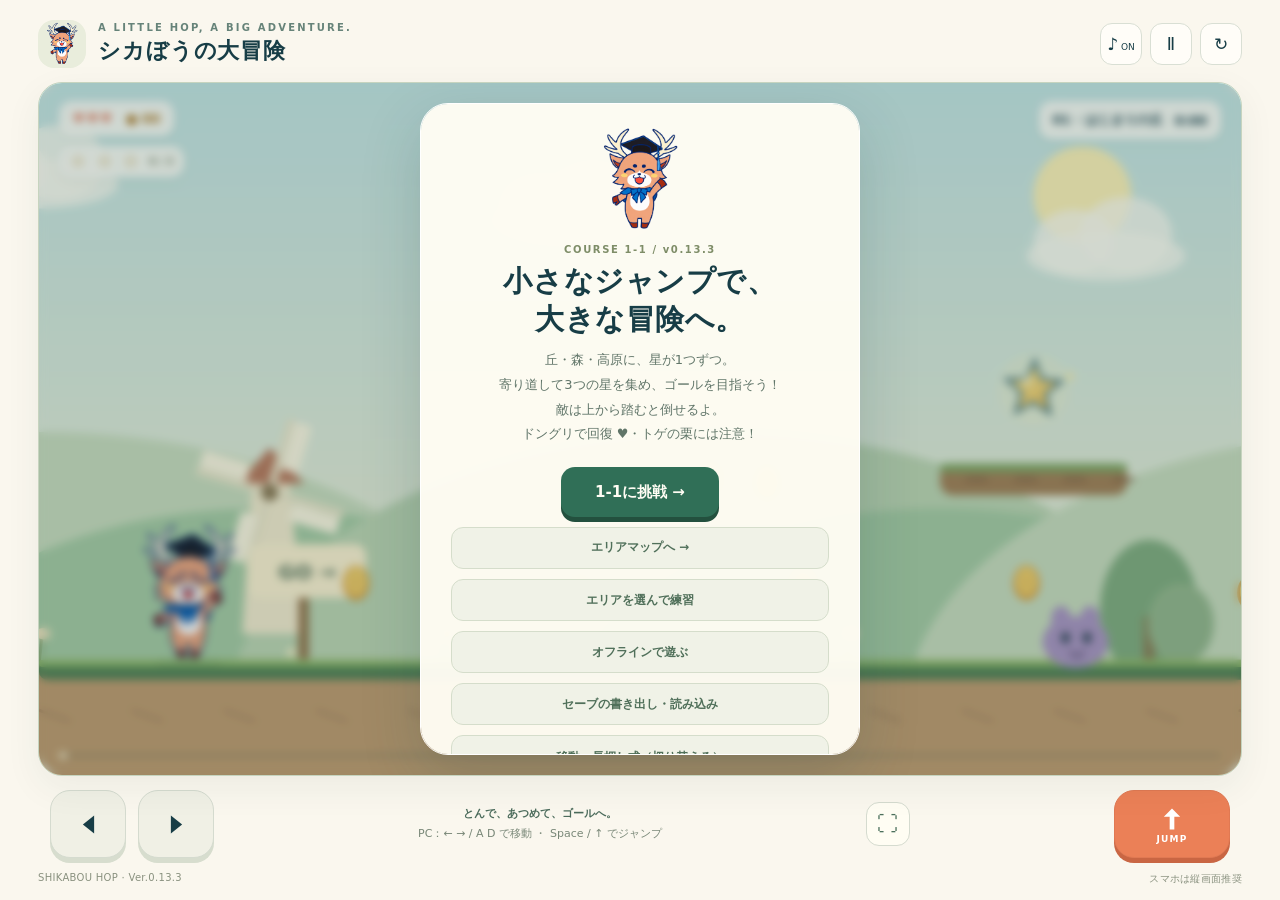
<file: index.html>
<!doctype html>
<html lang="ja">
<head>
<meta charset="utf-8"><meta name="viewport" content="width=device-width,initial-scale=1,viewport-fit=cover">
<meta name="theme-color" content="#faf7ee"><meta name="description" content="シカぼうと丘を冒険する、スマホで遊べる横スクロールアクションゲーム。">
<link rel="manifest" href="manifest.webmanifest" crossorigin="use-credentials">
<link rel="icon" type="image/png" sizes="192x192" href="icons/app-192.png">
<link rel="apple-touch-icon" sizes="180x180" href="icons/apple-touch-icon.png">
<meta name="application-name" content="シカぼう"><meta name="mobile-web-app-capable" content="yes"><meta name="apple-mobile-web-app-capable" content="yes"><meta name="apple-mobile-web-app-title" content="シカぼう"><meta name="apple-mobile-web-app-status-bar-style" content="default">
<title>シカぼうの大冒険｜SHIKABOU HOP</title>
<style>
:root{--ink:#173d46;--green:#306f57;--paper:#faf7ee;--orange:#ee774b}*{box-sizing:border-box}body{margin:0;background:var(--paper);color:var(--ink);font-family:system-ui,-apple-system,"Noto Sans JP",sans-serif}button{font:inherit;cursor:pointer;-webkit-tap-highlight-color:transparent}button:focus-visible{outline:3px solid #ef8b42;outline-offset:4px}.shell{max-width:1260px;height:100vh;height:100svh;min-height:560px;margin:auto;padding:20px 28px 14px;display:flex;flex-direction:column;gap:14px}header{display:flex;justify-content:space-between;align-items:center;gap:12px}.brand{display:flex;align-items:center;gap:12px}.mark{height:48px;width:48px;border-radius:16px;background:#e9eddc;object-fit:contain;padding:1px}h1{font-size:22px;letter-spacing:.04em;margin:0;font-weight:900}.eyebrow{font-size:10px;letter-spacing:.22em;font-weight:800;display:block;margin-bottom:3px;color:#668379}.tools{display:flex;gap:8px}.tool{border:1px solid #d9dfd4;background:#fffdf8;border-radius:12px;min-width:42px;min-height:42px;color:var(--ink);font-size:17px}.arena{position:relative;overflow:hidden;border-radius:24px;background:#c7e4dd;flex:1;min-height:260px;box-shadow:0 12px 36px #183e4510;border:1px solid #c6d4bf}canvas{width:100%;height:100%;display:block;touch-action:none}.hud{position:absolute;top:18px;left:20px;right:20px;display:flex;justify-content:space-between;pointer-events:none;gap:8px}.pill{background:#fffdf5ed;border:1px solid #ffffff88;box-shadow:0 3px 12px #1a4b4310;border-radius:13px;padding:9px 13px;font-size:13px;font-weight:800;display:flex;gap:12px;align-items:center}.heart{color:#e47859;letter-spacing:2px}.gold{color:#a66b10}.distance{position:absolute;bottom:17px;left:20px;right:20px;height:5px;background:#174a4324;border-radius:6px;pointer-events:none;overflow:hidden}.distance span{display:block;background:#fff9dc;height:100%;width:0;border-radius:6px;transition:width .2s}.overlay{position:absolute;inset:0;display:flex;align-items:center;justify-content:center;padding:20px;background:#193f4930;backdrop-filter:blur(4px);z-index:2}.overlay[hidden]{display:none}.card{text-align:center;width:min(440px,100%);border-radius:28px;background:#fffdf4f7;border:1px solid white;padding:24px 30px;box-shadow:0 20px 60px #183e4530}.card img{height:112px;width:112px;object-fit:contain;margin:-4px 0 4px}.card .tag{font-size:10px;letter-spacing:.16em;font-weight:800;color:#7e8d68}.card h2{font-size:29px;margin:8px 0;letter-spacing:.02em;line-height:1.3}.card p{font-size:13px;line-height:1.9;color:#607568;margin:10px 0 20px}.primary{border:0;background:var(--green);color:#fffdf4;border-radius:14px;padding:14px 34px;min-height:50px;font-size:15px;font-weight:800;box-shadow:0 5px 0 #23503e;transition:transform .12s}.primary:active{transform:translateY(3px);box-shadow:0 2px 0 #23503e}.card small{display:block;font-size:10px;color:#819082;margin-top:17px}.controls{touch-action:none;display:flex;align-items:center;justify-content:space-between;padding:0 12px;gap:16px}.movement{display:flex;gap:12px}.pad{touch-action:none;user-select:none;-webkit-user-select:none;width:76px;height:68px;border-radius:20px;border:1px solid #d5dbcf;background:#f0f0e5;box-shadow:0 5px 0 #d7ddce;color:var(--ink);font-size:24px;font-weight:800;display:flex;align-items:center;justify-content:center;flex-direction:column}.pad.pressed,.pad:active{transform:translateY(4px);box-shadow:0 1px 0 #c3cdb9;background:#e1e9d7}.jump{width:116px;background:#eb8057;border-color:#e07953;box-shadow:0 5px 0 #c96643;color:white;font-size:23px}.jump small{font-size:9px;letter-spacing:.14em;margin-top:1px}.jump.pressed,.jump:active{background:#d96d46;box-shadow:0 1px 0 #bd603c}.help{text-align:center;font-size:11px;color:#788777;line-height:1.8}.help b{color:#4b6b5b;font-weight:700}.footer{display:flex;justify-content:space-between;font-size:10px;color:#89917f;letter-spacing:.03em}.toast{position:absolute;left:50%;top:76px;transform:translateX(-50%);padding:10px 18px;background:#fff9e7;color:#31584a;border-radius:30px;font-size:13px;font-weight:800;white-space:nowrap;opacity:0;transition:opacity .15s;pointer-events:none}.toast.show{opacity:1}@media(max-width:600px){.shell{padding:12px 12px max(12px,env(safe-area-inset-bottom));gap:12px;min-height:510px}h1{font-size:17px}.eyebrow{font-size:8px}.mark{width:39px;height:39px;border-radius:12px}.brand{gap:8px}.tool{min-width:36px;min-height:36px;font-size:15px}.tools{gap:5px}.arena{border-radius:20px}.hud{top:12px;left:12px;right:12px}.pill{padding:8px 10px;font-size:11px;gap:7px}.help{display:none}.controls{padding:0 5px}.pad{width:70px;height:68px;border-radius:19px}.jump{width:104px}.card{padding:20px}.card h2{font-size:25px}.card p{font-size:12px}.footer{font-size:9px}.card img{height:100px;width:100px}}@media(max-height:520px) and (orientation:landscape){.shell{min-height:0;padding:6px 12px;gap:6px}header{height:30px}.mark{height:28px;width:28px}h1{font-size:16px}.eyebrow,.footer,.help{display:none}.tool{min-height:28px;min-width:33px}.arena{min-height:160px;border-radius:15px}.controls{position:absolute;bottom:18px;left:25px;right:25px;z-index:1;pointer-events:none}.pad{width:61px;height:54px;opacity:.85;pointer-events:auto;border-radius:16px}.jump{width:90px}.card{padding:12px 24px;width:380px}.card img{display:none}.card p{margin:7px 0 12px;font-size:12px}.card h2{font-size:23px;margin:5px 0}.card small{display:none}.hud{top:10px;left:12px;right:12px}.pill{padding:6px 10px}.distance{bottom:8px}}

/* A compact star tracker and a viewport-sized clear screen for phones. */
.hud{display:grid;grid-template-columns:1fr auto;align-items:start;gap:7px}.hud>.pill{width:max-content}.stars-pill{grid-column:1;padding:5px 10px;gap:8px;font-size:10px}.stars-pill #stars{color:#b98622;font-size:18px;line-height:1.05;letter-spacing:2px}.stars-pill #starCount{color:#7d8669;font-size:10px}.toast{top:96px}
.overlay.is-result{position:fixed;inset:0;z-index:20;padding:max(16px,env(safe-area-inset-top)) 16px max(16px,env(safe-area-inset-bottom));overflow:auto}.card.is-result{width:min(510px,100%);max-height:100%;overflow-y:auto;padding:24px}.card.is-result>img,.card.is-result>small{display:none}.card.is-result h2{font-size:25px;margin:5px 0 16px}.result-panel[hidden]{display:none}.result-panel{text-align:left}.result-heading{display:flex;align-items:center;gap:16px;margin-bottom:17px}.result-rank{display:grid;place-items:center;flex-shrink:0;width:65px;height:65px;border:1px solid #e3c479;background:#f9edc7;color:#826625;border-radius:20px;font-size:43px;font-weight:900;line-height:1}.result-kicker{font-size:10px;color:#8b916e;letter-spacing:.1em}.result-heading h3{font-size:21px;color:#315e4c;margin:4px 0}.result-stars{display:grid;grid-template-columns:repeat(3,1fr);gap:7px;margin-bottom:16px}.result-star{text-align:center;background:#f0f0e7;border:1px solid #e0e3d4;border-radius:13px;padding:8px 2px;color:#9caa97}.result-star>span{display:block;font-size:30px;line-height:1.1}.result-star b{display:block;font-size:11px;margin:5px 0 0}.card .result-star small{display:block;font-size:8px;margin-top:3px;color:inherit}.result-star.collected{background:#fff3cf;border-color:#e4d3a0;color:#ae7c22}.result-stats{display:grid;grid-template-columns:repeat(3,1fr);gap:7px;margin:0 0 15px}.result-stats>div{padding:9px 4px;text-align:center;background:#edf1e7;border-radius:12px}.result-stats dt{font-size:9px;color:#71816c}.result-stats dd{font-size:20px;font-weight:850;color:#315b49;margin:5px 0}.card .result-stats small{display:block;font-size:8px;color:#81917b;margin:3px 0;line-height:1.4}.result-goals{border-top:1px solid #e0e3d3;padding-top:11px}.result-goals h4{font-size:11px;margin:0 0 8px;color:#65775e}.result-goals ul{display:flex;flex-wrap:wrap;gap:6px;list-style:none;margin:0;padding:0}.result-goals li{font-size:10px;border-radius:8px;background:#eeeee4;color:#8d9785;padding:6px 7px}.result-goals li.done{background:#deebd6;color:#386748}.card p.result-tip{font-size:12px;line-height:1.7;margin:13px 0 17px;color:#63765b}.card.is-result .primary{width:100%;min-height:46px}.result-panel{overflow-wrap:anywhere}
@media(max-width:600px){.stars-pill{padding:5px 9px}.stars-pill #stars{font-size:16px}.card.is-result{padding:19px}.result-heading h3{font-size:18px}.result-stats dd{font-size:18px}.result-heading{gap:12px}.result-rank{width:56px;height:56px;font-size:38px}.card.is-result h2{font-size:23px;margin-bottom:13px}}
@media(max-height:520px) and (orientation:landscape){.overlay.is-result{padding:10px}.card.is-result{width:min(640px,100%);padding:13px 20px}.card.is-result h2{font-size:21px;margin:3px 0 8px}.result-heading{margin-bottom:9px}.result-rank{width:46px;height:46px;font-size:33px;border-radius:14px}.result-heading h3{font-size:18px}.result-stars{margin-bottom:9px}.result-star{padding:5px 2px}.result-star>span{font-size:23px}.result-stars small{display:none!important}.result-stats{margin-bottom:9px}.result-stats>div{padding:6px 4px}.result-stats dd{margin:3px 0}.result-goals{padding-top:7px}.card p.result-tip{margin:8px 0 11px}.toast{top:84px}}

.overlay{overflow:auto}.card{max-height:100%;overflow-y:auto}.secondary{display:block;width:100%;border:1px solid #d5ddcb;background:#f0f2e7;color:#50705a;border-radius:12px;padding:11px 14px;font-size:12px;font-weight:750;margin-top:10px;min-height:42px}.overlay.is-menu{position:fixed;inset:0;z-index:20;padding:16px}.card.is-menu{width:min(480px,100%);padding:22px}.card.is-menu>img{display:none}.card.is-menu h2{font-size:25px}.practice-menu{display:grid;gap:9px;margin:0 0 17px;text-align:left}.practice-choice{text-align:left;padding:15px 17px;border:1px solid #d2dec8;border-radius:15px;background:#eaf0de;color:#355845;min-height:67px}.practice-choice strong{display:block;font-size:15px}.practice-choice span{display:block;font-size:11px;margin-top:6px;color:#6e8065}.practice-choice.forest{background:#e1ebdc;border-color:#bdcfb2}.practice-choice.highland{background:#e5eff0;border-color:#c2d7d7}.practice-choice:active{transform:translateY(2px)}.skip-celebration{position:absolute;z-index:3;bottom:22px;right:16px;border:1px solid #d8d8b9;background:#fff9e8ef;color:#4b6b52;border-radius:13px;font-size:12px;padding:11px 15px;min-height:42px}.card p.result-mode{background:#e5eee0;color:#507348;padding:7px;border-radius:9px;font-size:11px;margin:0 0 12px}.result-stars.single{grid-template-columns:1fr;max-width:170px;margin-inline:auto}#practiceMenu[hidden],#backPractice[hidden],#choosePractice[hidden],#skipCelebration[hidden],#resultMode[hidden]{display:none}
@media(max-height:520px) and (orientation:landscape){.overlay.is-menu{padding:10px}.card.is-menu{padding:14px 22px}.practice-menu{gap:6px;margin-bottom:10px}.practice-choice{padding:10px 14px;min-height:55px}.card.is-menu h2{font-size:22px}.skip-celebration{bottom:78px;right:20px}.secondary{padding:8px 12px;min-height:36px}}

html,body{overscroll-behavior:none}body{min-height:100vh;min-height:100svh}.screen-button{flex-shrink:0;pointer-events:auto;border:1px solid #d5dbcf;border-radius:13px;background:#fffdf3;color:#4c705c;min-width:44px;min-height:44px;font-size:21px;line-height:1}.screen-button[hidden],.install-link[hidden],.app-status[hidden]{display:none}.install-link{border:0;background:none;color:#57775e;font-size:12px;padding:11px 8px 0;text-decoration:underline;text-underline-offset:3px}.app-status{position:fixed;bottom:max(110px,env(safe-area-inset-bottom));left:50%;transform:translateX(-50%);z-index:35;width:max-content;max-width:calc(100% - 30px);padding:12px 17px;border:1px solid #d8dfce;border-radius:15px;background:#fffdf2;color:#315c46;font-size:12px;box-shadow:0 6px 24px #183e4520;text-align:center}.install-dialog{border:1px solid #fff;border-radius:25px;padding:25px;width:min(410px,calc(100% - 30px));max-height:calc(100svh - 30px);overflow-y:auto;background:#fffdf4;color:#234b40;box-shadow:0 18px 80px #173d4640}.install-dialog::backdrop{background:#193f496b;backdrop-filter:blur(4px)}.install-brand{display:flex;align-items:center;gap:14px}.install-brand img{height:66px;width:66px;border-radius:18px}.install-brand h2{font-size:20px;line-height:1.4;margin:0}.install-dialog p{font-size:12px;line-height:1.8;color:#6a7b66}.install-dialog ol{padding-left:23px;font-size:13px;line-height:1.8}.install-dialog li{padding-left:3px;margin-bottom:10px}.install-dialog .primary{width:100%;margin-top:8px;min-height:44px;padding:11px}.install-dialog .install-note{background:#ecf0e3;padding:10px 12px;border-radius:12px;font-size:11px}.install-dialog .secondary{margin:8px 0 0}
@media(max-width:600px){.controls{gap:8px}.shell{padding-top:max(12px,env(safe-area-inset-top));padding-left:max(12px,env(safe-area-inset-left));padding-right:max(12px,env(safe-area-inset-right))}}
@media(max-height:520px) and (orientation:landscape){.shell{padding:6px max(12px,env(safe-area-inset-right)) 6px max(12px,env(safe-area-inset-left))}.screen-button{opacity:.85;margin-left:auto;margin-right:4px}.controls{gap:10px}.install-dialog{padding:16px 23px}.install-brand img{width:46px;height:46px;border-radius:12px}.install-brand h2{font-size:18px}.install-dialog p{margin:8px 0}.install-dialog li{margin-bottom:5px}}
@media(display-mode:standalone){#installApp{display:none}.footer{font-size:9px}}
.controls,.pad,.pad *{-webkit-touch-callout:none;user-select:none;-webkit-user-select:none}

/* Press feedback never changes the touch target's position. */
.pad.pressed,.pad:active{transform:none;box-shadow:inset 0 3px 0 #173d4615,0 2px 0 #c3cdb9}
.jump.pressed,.jump:active{transform:none;box-shadow:inset 0 3px 0 #873d271b,0 2px 0 #bd603c}
.input-check{position:absolute;left:50%;top:124px;transform:translateX(-50%);z-index:4;max-width:calc(100% - 20px);padding:7px 11px;border-radius:10px;background:#fffce9ed;color:#315c46;font:10px/1.6 system-ui,sans-serif;white-space:pre-line;pointer-events:none;box-shadow:0 2px 12px #173d4615}.input-check[hidden],#copyInputReport[hidden]{display:none}
/* Keep landscape controls in normal flow, below the animated game surface.
   Preserve their physical positions so this comparison does not move the thumb targets. */
@media(max-height:520px) and (orientation:landscape){
 .shell{--shell-left:max(12px,env(safe-area-inset-left));--shell-right:max(12px,env(safe-area-inset-right));--pad-left:max(56px,calc(env(safe-area-inset-left) + 24px));--pad-right:max(56px,calc(env(safe-area-inset-right) + 24px));--pad-bottom:max(40px,calc(env(safe-area-inset-bottom) + 22px))}
 header{flex:0 0 30px}
 .arena{flex:1 1 0%;min-height:0}
 #game{position:absolute;inset:0}
 .controls{position:relative;inset:auto;flex:0 0 64px;height:64px;padding:0;margin:0 calc(var(--pad-right) - var(--shell-right)) calc(var(--pad-bottom) - 6px) calc(var(--pad-left) - var(--shell-left));background:var(--paper);pointer-events:auto}
 .pad{width:72px;height:64px;flex-shrink:0;opacity:1}
 .jump{width:104px}
 .input-check{top:76px}
 .overlay{position:fixed;inset:0;z-index:20;padding:10px}
 .skip-celebration{bottom:18px;right:24px}
}
.input-report-button{background:#fff0cc;border-color:#dec789;color:#77602d;min-height:44px}
.pad{appearance:none;-webkit-appearance:none;-webkit-user-drag:none}.pad *{pointer-events:none;touch-action:none;-webkit-user-drag:none}.pad svg{display:block;width:27px;height:27px;fill:currentColor}.jump svg{width:28px;height:28px}.controls{-webkit-user-drag:none}
.pad:focus-visible{outline:3px solid #ef8b42;outline-offset:4px}
.movement-mode{min-height:44px}.card p.movement-mode-help{font-size:11px;line-height:1.6;margin:8px 0 12px}
.move-stop{position:absolute;bottom:24px;left:50%;transform:translateX(-50%);z-index:1;min-height:44px;min-width:96px;border:1px solid #d5dbcf;border-radius:14px;background:#fffdf3ed;color:#315c46;font-size:13px;font-weight:800;touch-action:manipulation;user-select:none;-webkit-user-select:none}.move-stop[hidden]{display:none}
@media(max-height:520px) and (orientation:landscape){.move-stop{bottom:18px}}
.hold-test-link{display:block;margin:10px 0 2px;padding:7px;color:#57775e;font-size:12px;text-underline-offset:3px}
.map-entry{text-decoration:none;text-align:center}#replayCourse[hidden],.map-entry[hidden]{display:none}
.scene-fade{position:absolute;inset:0;z-index:8;background:#10212b;color:#f4f1d3;display:grid;place-items:center;text-align:center;pointer-events:none}.scene-fade[hidden]{display:none}.scene-fade strong{display:block;font-size:22px;letter-spacing:.07em}.scene-fade span{display:block;font-size:12px;margin-top:15px;color:#bdd3c8}
.boss-hud,.wind-hud{position:absolute;z-index:2;top:78px;right:12px;background:#fff7e6ed;color:#633e49;border-radius:12px;padding:6px 10px;font-size:11px;font-weight:800;pointer-events:none}.boss-hud[hidden],.wind-hud[hidden]{display:none}.boss-hud{display:flex;gap:7px;align-items:center}.boss-hud>span{width:62px;height:8px;background:#e5ccb9;border-radius:6px;overflow:hidden}.boss-hud i{display:block;width:100%;height:100%;background:#ad6264;transition:width .15s}.wind-hud{color:#345c4c}
</style><link rel="stylesheet" href="save.css?v=0.13.3"></head>
<body><main class="shell">
<header><div class="brand"><img class="mark" src="assets/shikabou-sprite.png" alt="シカぼう"><div><span class="eyebrow">A LITTLE HOP, A BIG ADVENTURE.</span><h1>シカぼうの大冒険</h1></div></div><div class="tools"><button class="tool" id="sound" aria-label="音楽・環境音・効果音をオフにする" aria-pressed="true">♪<span style="font-size:9px" id="soundState"> ON</span></button><button class="tool" id="pause" aria-label="一時停止">Ⅱ</button><button class="tool" id="restart" aria-label="最初からやり直す">↻</button></div></header>
<section class="arena" id="arena" aria-label="横スクロールゲーム画面"><canvas id="game" aria-label="シカぼうを操作して右のゴールへ進もう"></canvas><div id="sceneFade" class="scene-fade" hidden><div><strong id="sceneFadeTitle"></strong><span id="sceneFadeNote"></span></div></div><div id="bossHud" class="boss-hud" role="progressbar" aria-label="大蜘蛛の体力" aria-valuemin="0" aria-valuemax="4" aria-valuenow="4" hidden><b>大蜘蛛</b><span><i id="bossHp"></i></span></div><div id="windHud" class="wind-hud" hidden></div><div id="inputCheck" class="input-check" hidden></div><div class="hud"><div class="pill"><span class="heart" id="hearts">♥♥♥</span><span class="gold">● <span id="coins">00</span></span></div><div class="pill"><span id="region">01 · はじまりの丘</span><span id="time">0:00</span></div><div class="pill stars-pill"><span id="stars" aria-label="星はまだ集めていません">☆ ☆ ☆</span><span id="starCount">0 / 3</span></div></div><button id="stopMoving" class="move-stop" hidden>■ 停止</button><button id="skipCelebration" class="skip-celebration" hidden>結果を見る →</button><div class="distance"><span id="progress"></span></div><div class="toast" id="toast" role="status"></div>
<div class="overlay" id="overlay"><div class="card" id="messageCard"><img src="assets/shikabou-sprite.png" alt="笑顔のシカぼう"><div class="tag" id="tag">COURSE 1-1 / v0.13.3</div><h2 id="message">小さなジャンプで、<br>大きな冒険へ。</h2><p id="description">丘・森・高原に、星が1つずつ。<br>寄り道して3つの星を集め、ゴールを目指そう！<br>敵は上から踏むと倒せるよ。<br>ドングリで回復 ♥・トゲの栗には注意！</p><section id="practiceMenu" class="practice-menu" aria-label="練習エリアの選択" hidden>
<button data-practice="0" class="practice-choice meadow"><strong>01 · はじまりの丘</strong><span>広い道でジャンプと星集めを練習</span></button>
<button data-practice="4400" class="practice-choice forest"><strong>02 · 木漏れ日の森</strong><span>切り株・キノコ・落ちる栗を攻略</span></button>
<button data-practice="8200" class="practice-choice highland"><strong>03 · 見晴らしの高原</strong><span>岩の段差と転がる敵を練習</span></button>
</section><section id="result" class="result-panel" aria-label="クリア結果" hidden>
<p id="resultMode" class="result-mode" hidden></p><div class="result-heading"><strong id="resultRank" class="result-rank">S</strong><div><span class="result-kicker">今回の評価</span><h3 id="resultTitle">星の冒険マスター！</h3></div></div>
<div id="resultStars" class="result-stars" aria-label="エリアごとの星"></div>
<dl class="result-stats"><div><dt>クリアタイム</dt><dd><span id="resultTime">0:00</span><small>寄り道の時間も冒険の記録</small></dd></div><div><dt>コイン</dt><dd><span id="resultCoins">0 / 0</span><small id="resultCoinRate">回収率 0%</small></dd></div><div><dt>ミス（被ダメージ）</dt><dd><span id="resultMisses">0回</span><small id="resultFalls">うち落下 0回</small></dd></div></dl>
<div class="result-goals"><h4 id="resultGoalHeading">S評価の目標</h4><ul id="resultCriteria"></ul></div>
<p id="resultTip" class="result-tip"></p>
</section><button class="primary" id="start">1-1に挑戦 →</button><button id="copyInputReport" class="secondary input-report-button" hidden>操作記録をコピー</button><a id="openAreaMap" class="secondary map-entry" href="area-map.html">エリアマップへ →</a><button id="replayCourse" class="secondary" hidden>1-1をもう一度あそぶ</button><button id="choosePractice" class="secondary">エリアを選んで練習</button><button id="backPractice" class="secondary" hidden>もどる</button><button id="openOffline" class="secondary" type="button" hidden>オフラインで遊ぶ</button><button id="openSave" class="secondary" type="button">セーブの書き出し・読み込み</button><button id="movementMode" class="secondary movement-mode" aria-pressed="false" aria-describedby="movementModeHelp">移動：長押し式（切り替える）</button><p id="movementModeHelp" class="movement-mode-help"></p><button id="installApp" class="install-link">ホーム画面に追加</button><small id="cardFoot">移動 ＋ ジャンプは同時押しOK · 音楽・環境音は右上の♪で切替</small></div></div></section>
<nav class="controls" aria-label="ゲーム操作"><div class="movement"><button type="button" draggable="false" class="pad" data-key="left" aria-label="左に移動"><svg viewBox="0 0 24 24" aria-hidden="true" focusable="false"><path d="M17 4 7 12 17 20Z"/></svg></button><button type="button" draggable="false" class="pad" data-key="right" aria-label="右に移動"><svg viewBox="0 0 24 24" aria-hidden="true" focusable="false"><path d="m7 4 10 8-10 8Z"/></svg></button></div><div class="help"><b>とんで、あつめて、ゴールへ。</b><br>PC：← → / A D で移動 ・ Space / ↑ でジャンプ</div><button id="fullscreen" class="screen-button" aria-label="全画面で遊ぶ" aria-pressed="false" hidden>⛶</button><button type="button" draggable="false" class="pad jump" data-key="jump" aria-label="ジャンプ"><svg viewBox="0 0 24 24" aria-hidden="true" focusable="false"><path d="M10 21V10H5l7-7 7 7h-5v11Z"/></svg><small>JUMP</small></button></nav>
<div class="footer"><span>SHIKABOU HOP · Ver.0.13.3</span><span>スマホは縦画面推奨</span></div>
</main>
<dialog id="installDialog" class="install-dialog" aria-labelledby="installTitle"><div class="install-brand"><img src="icons/app-192.png" alt=""><h2 id="installTitle">シカぼうを<br>ホーム画面へ</h2></div><p>アイコンから、すぐに冒険を始められます。</p><ol id="installSteps"><li>このページを<strong>Chrome</strong>で開きます。</li><li>Chromeの<strong>︙</strong>から「ホーム画面に追加」または「インストール」を選びます。</li><li>「インストール」または「追加」で完了！</li></ol><p class="install-note" id="installNote">ChatGPT内で開いている場合は、メニューから外部ブラウザで開いてください。<br>最初は通信できる状態で開いてください。<br>「オフラインで遊ぶ」からゲームを保存すると、通信なしでも起動できます。</p><p id="installFeedback" role="status" hidden></p><button id="copyAppLink" class="secondary">ゲームのURLをコピー</button><button id="closeInstall" class="primary">わかった！</button></dialog><p id="appStatus" class="app-status" role="status" hidden></p>
<script src="palette.js?v=1"></script><script src="scenery.js?v=1"></script><script src="soundscape.js?v=0.13.3"></script><script src="journey.js?v=0.13.3"></script><script src="course-1-2.js?v=0.13.3"></script><script src="course-1-3.js?v=0.13.3"></script><script src="game.js?v=0.13.3"></script><script src="app.js?v=0.13.3"></script><script src="save.js?v=0.13.3"></script><script src="offline.js?v=0.13.3"></script></body></html>
</file>
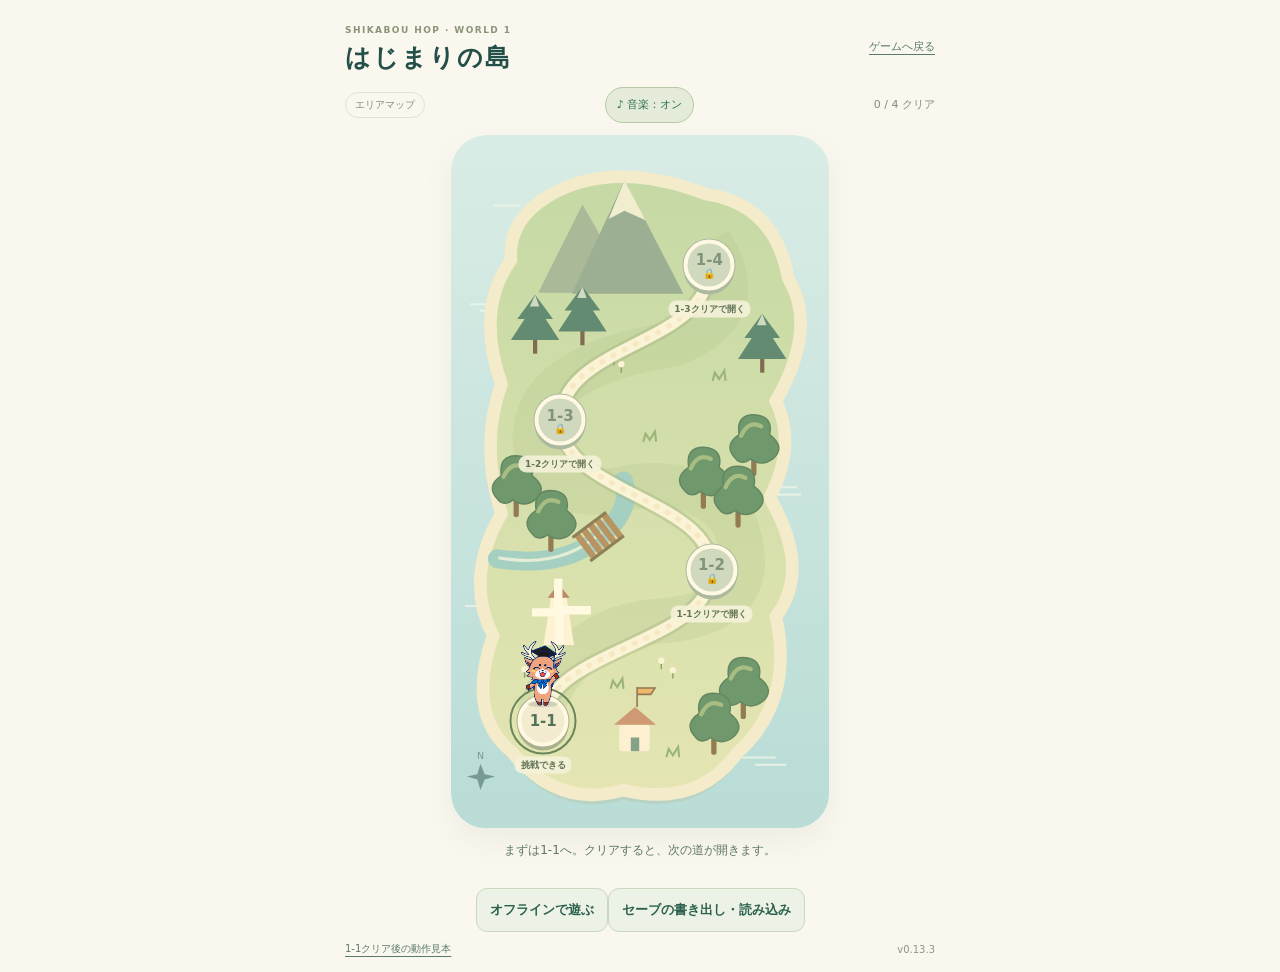
<file: area-map.html>
<!doctype html>
<html lang="ja"><head><meta charset="utf-8"><meta name="viewport" content="width=device-width,initial-scale=1,viewport-fit=cover"><meta name="theme-color" content="#faf7ee"><link rel="manifest" href="manifest.webmanifest" crossorigin="use-credentials"><link rel="icon" href="icons/app-192.png"><title>エリアマップ｜シカぼうの大冒険</title><link rel="stylesheet" href="area-map.css?v=0.13.3"><link rel="stylesheet" href="save.css?v=0.13.3"></head>
<body><main class="map-page">
<header class="map-heading"><div><span class="eyebrow">SHIKABOU HOP · WORLD 1</span><h1>はじまりの島</h1></div><a class="return-link" href="./?v=0.13.3">ゲームへ戻る</a></header>
<div class="map-caption"><span class="map-badge">エリアマップ</span><button id="mapMusic" class="map-music" type="button" aria-pressed="true">♪ 音楽：オン</button><span id="mapProgress">0 / 4 クリア</span></div>
<p id="previewNotice" class="preview-notice" hidden>動作見本：1-1クリア後の状態です。<br>実際のクリア記録には影響しません。</p>
<section id="mapScene" class="map-scene" aria-label="コースを選択するエリアマップ">
<svg class="island" viewBox="0 0 360 660" aria-hidden="true" focusable="false" xmlns="http://www.w3.org/2000/svg">
<defs>
 <linearGradient id="sea" x2="0" y2="1"><stop stop-color="#d9ece5"/><stop offset="1" stop-color="#b9dcd6"/></linearGradient>
 <linearGradient id="land" x2="0" y2="1"><stop stop-color="#c5d9a4"/><stop offset="1" stop-color="#e4e5b2"/></linearGradient>
 <g id="tree"><path d="M0 8V27" stroke="#937b52" stroke-width="5" stroke-linecap="round"/><path d="M-18 12Q-29 0-14-10Q-17-29 0-29Q19-28 15-10Q31 2 18 13Q7 21-3 13Q-12 20-18 12" fill="#70986d" stroke="#648761" stroke-width="1.4"/><path d="M-12-9Q-5-24 7-18" fill="none" stroke="#a8bd81" stroke-width="4" stroke-linecap="round"/></g>
 <g id="pine"><path d="M0 0V21" stroke="#806b53" stroke-width="4"/><path d="M0-35 17-12H10L23 8H-23L-10-12H-17Z" fill="#628b72"/><path d="M0-35 4-24-5-24Z" fill="#cfdbc1"/></g>
 <g id="flower"><path d="M0 0V8" stroke="#8ca16a" stroke-width="1.4"/><circle cx="0" cy="0" r="3" fill="#faf3d4"/></g>
 <g id="grass"><path d="m-6 3 2-7 4 6 5-8 1 9" fill="none" stroke="#9bb47b" stroke-width="2" stroke-linecap="round"/></g>
</defs>
<rect width="360" height="660" rx="34" fill="url(#sea)"/>
<g fill="none" stroke="#edf5e8" stroke-width="2" stroke-linecap="round" opacity=".8"><path d="M19 161h20m-11 6h19M298 335h30m-18 7h22M14 448h22m-8 7h22M276 592h32m-18 7h28M41 67h24"/></g>
<path d="M91 59Q152 22 242 56Q308 65 321 137Q349 183 309 253Q329 295 303 345Q343 413 309 458Q327 538 272 588Q234 640 164 623Q102 641 58 587Q14 551 40 476Q12 422 48 360Q27 295 48 237Q23 166 57 119Q54 82 91 59Z" fill="#b5bfa0" opacity=".35" transform="translate(0 9)"/>
<path d="M91 59Q152 22 242 56Q308 65 321 137Q349 183 309 253Q329 295 303 345Q343 413 309 458Q327 538 272 588Q234 640 164 623Q102 641 58 587Q14 551 40 476Q12 422 48 360Q27 295 48 237Q23 166 57 119Q54 82 91 59Z" fill="url(#land)" stroke="#f4ebcb" stroke-width="12"/>
<path d="M83 552Q114 466 203 462Q300 452 270 371Q243 326 171 335Q84 355 80 288Q82 219 211 199Q288 170 246 102" fill="none" stroke="#b6c88e" stroke-width="43" opacity=".3"/>
<path d="M44 403Q111 413 145 379Q173 355 164 329" fill="none" stroke="#a4cfc1" stroke-width="18" stroke-linecap="round"/>
<path d="M45 402Q105 413 143 378" fill="none" stroke="#e3eed5" stroke-width="3"/>
<g transform="translate(140 382) rotate(-37)"><path d="M-15-13v26m8-26v26m8-26v26m8-26v26m8-26v26" stroke="#b89461" stroke-width="6"/><path d="M-20-14h40m-40 28h40" stroke="#8e8057" stroke-width="3"/></g>
<g fill="#aab997"><path d="m83 150 42-84 48 84Z"/><path d="m115 151 50-108 56 108Z" fill="#9caf92"/><path d="m165 43 20 38-20-9-15 8Z" fill="#f1edcf"/></g>
<g transform="translate(80 187)"><path d="M0 0V21" stroke="#806b53" stroke-width="4"/><path d="M0-35 17-12H10L23 8H-23L-10-12H-17Z" fill="#628b72"/><path d="M0-35 4-24-5-24Z" fill="#cfdbc1"/></g><g transform="translate(125 179)"><path d="M0 0V21" stroke="#806b53" stroke-width="4"/><path d="M0-35 17-12H10L23 8H-23L-10-12H-17Z" fill="#628b72"/><path d="M0-35 4-24-5-24Z" fill="#cfdbc1"/></g><g transform="translate(296 205)"><path d="M0 0V21" stroke="#806b53" stroke-width="4"/><path d="M0-35 17-12H10L23 8H-23L-10-12H-17Z" fill="#628b72"/><path d="M0-35 4-24-5-24Z" fill="#cfdbc1"/></g>
<g transform="translate(62 334)"><path d="M0 8V27" stroke="#937b52" stroke-width="5" stroke-linecap="round"/><path d="M-18 12Q-29 0-14-10Q-17-29 0-29Q19-28 15-10Q31 2 18 13Q7 21-3 13Q-12 20-18 12" fill="#70986d" stroke="#648761" stroke-width="1.4"/><path d="M-12-9Q-5-24 7-18" fill="none" stroke="#a8bd81" stroke-width="4" stroke-linecap="round"/></g><g transform="translate(95 367)"><path d="M0 8V27" stroke="#937b52" stroke-width="5" stroke-linecap="round"/><path d="M-18 12Q-29 0-14-10Q-17-29 0-29Q19-28 15-10Q31 2 18 13Q7 21-3 13Q-12 20-18 12" fill="#70986d" stroke="#648761" stroke-width="1.4"/><path d="M-12-9Q-5-24 7-18" fill="none" stroke="#a8bd81" stroke-width="4" stroke-linecap="round"/></g><g transform="translate(288 295)"><path d="M0 8V27" stroke="#937b52" stroke-width="5" stroke-linecap="round"/><path d="M-18 12Q-29 0-14-10Q-17-29 0-29Q19-28 15-10Q31 2 18 13Q7 21-3 13Q-12 20-18 12" fill="#70986d" stroke="#648761" stroke-width="1.4"/><path d="M-12-9Q-5-24 7-18" fill="none" stroke="#a8bd81" stroke-width="4" stroke-linecap="round"/></g><g transform="translate(240 326)"><path d="M0 8V27" stroke="#937b52" stroke-width="5" stroke-linecap="round"/><path d="M-18 12Q-29 0-14-10Q-17-29 0-29Q19-28 15-10Q31 2 18 13Q7 21-3 13Q-12 20-18 12" fill="#70986d" stroke="#648761" stroke-width="1.4"/><path d="M-12-9Q-5-24 7-18" fill="none" stroke="#a8bd81" stroke-width="4" stroke-linecap="round"/></g><g transform="translate(273 344)"><path d="M0 8V27" stroke="#937b52" stroke-width="5" stroke-linecap="round"/><path d="M-18 12Q-29 0-14-10Q-17-29 0-29Q19-28 15-10Q31 2 18 13Q7 21-3 13Q-12 20-18 12" fill="#70986d" stroke="#648761" stroke-width="1.4"/><path d="M-12-9Q-5-24 7-18" fill="none" stroke="#a8bd81" stroke-width="4" stroke-linecap="round"/></g>
<g transform="translate(278 526)"><path d="M0 8V27" stroke="#937b52" stroke-width="5" stroke-linecap="round"/><path d="M-18 12Q-29 0-14-10Q-17-29 0-29Q19-28 15-10Q31 2 18 13Q7 21-3 13Q-12 20-18 12" fill="#70986d" stroke="#648761" stroke-width="1.4"/><path d="M-12-9Q-5-24 7-18" fill="none" stroke="#a8bd81" stroke-width="4" stroke-linecap="round"/></g><g transform="translate(250 560)"><path d="M0 8V27" stroke="#937b52" stroke-width="5" stroke-linecap="round"/><path d="M-18 12Q-29 0-14-10Q-17-29 0-29Q19-28 15-10Q31 2 18 13Q7 21-3 13Q-12 20-18 12" fill="#70986d" stroke="#648761" stroke-width="1.4"/><path d="M-12-9Q-5-24 7-18" fill="none" stroke="#a8bd81" stroke-width="4" stroke-linecap="round"/></g>
<g transform="translate(102 467)"><path d="M-14 18-7-27H8L15 18Z" fill="#fff2d2"/><path d="m-10-27 10-13 11 13Z" fill="#bc8b63"/><path d="M0-29V4m-16-17h32" stroke="#b58b5f" stroke-width="2"/><path d="M-4-45H4V-17H-4ZM-25-17H3V-9H-25ZM-3-11H5V17H-3ZM3-19H31V-11H3Z" fill="#fff9e1"/></g>
<g transform="translate(174 573)"><rect x="-14" y="-12" width="29" height="25" rx="3" fill="#fcf0d1"/><path d="m-19-12 20-17 20 17Z" fill="#ce9973"/><path d="M-3 13V0H5v13" fill="#85a18a"/><path d="M3-29v-19m0 1h17l-4 6H3" fill="#edb869" stroke="#947756" stroke-width="1.5"/></g>
<g><g transform="translate(158 523)"><path d="m-6 3 2-7 4 6 5-8 1 9" fill="none" stroke="#9bb47b" stroke-width="2" stroke-linecap="round"/></g><g transform="translate(211 588)"><path d="m-6 3 2-7 4 6 5-8 1 9" fill="none" stroke="#9bb47b" stroke-width="2" stroke-linecap="round"/></g><g transform="translate(189 288)"><path d="m-6 3 2-7 4 6 5-8 1 9" fill="none" stroke="#9bb47b" stroke-width="2" stroke-linecap="round"/></g><g transform="translate(255 230)"><path d="m-6 3 2-7 4 6 5-8 1 9" fill="none" stroke="#9bb47b" stroke-width="2" stroke-linecap="round"/></g><g transform="translate(200 500)"><path d="M0 0V8" stroke="#8ca16a" stroke-width="1.4"/><circle cx="0" cy="0" r="3" fill="#faf3d4"/></g><g transform="translate(211 509)"><path d="M0 0V8" stroke="#8ca16a" stroke-width="1.4"/><circle cx="0" cy="0" r="3" fill="#faf3d4"/></g><g transform="translate(155 211)"><path d="M0 0V8" stroke="#8ca16a" stroke-width="1.4"/><circle cx="0" cy="0" r="3" fill="#faf3d4"/></g><g transform="translate(162 218)"><path d="M0 0V8" stroke="#8ca16a" stroke-width="1.4"/><circle cx="0" cy="0" r="3" fill="#faf3d4"/></g><g transform="translate(70 508)"><path d="M0 0V8" stroke="#8ca16a" stroke-width="1.4"/><circle cx="0" cy="0" r="3" fill="#faf3d4"/></g></g>
<g fill="none" stroke-linecap="round"><path d="M88 558C88 489 248 485 248 414C248 345 104 341 104 272C104 197 246 202 246 124" stroke="#a2b180" stroke-width="16" opacity=".4"/>
<path d="M88 558C88 489 248 485 248 414C248 345 104 341 104 272C104 197 246 202 246 124" stroke="#fbf3d5" stroke-width="11"/>
<path id="openRoad" d="M88 558C88 489 248 485 248 414" stroke="#d9b971" stroke-width="5" stroke-dasharray="1 11"/>
<path id="roadTwo" d="M248 414C248 345 104 341 104 272" stroke="#d9b971" stroke-width="5" stroke-dasharray="1 11"/><path id="roadThree" d="M104 272C104 197 246 202 246 124" stroke="#d9b971" stroke-width="5" stroke-dasharray="1 11"/></g>
<g transform="translate(28 610)" fill="#769b91"><path d="m0-12 4 10 10 2-10 3-4 10-3-10-10-3 10-2Z"/><text x="0" y="-17" text-anchor="middle" font-family="system-ui,sans-serif" font-size="9">N</text></g>
</svg>
<div id="mapNodes" class="map-nodes"></div>
<div id="mapAvatar" class="map-avatar" aria-hidden="true"><canvas id="avatarArt" width="180" height="220"></canvas><span class="avatar-shadow"></span></div>
</section>
<footer class="map-footer"><p id="mapStatus" role="status" aria-live="polite">行きたいコースをタップしよう。</p><button id="openOffline" class="map-save-button" type="button" hidden>オフラインで遊ぶ</button><button id="openSave" class="map-save-button" type="button">セーブの書き出し・読み込み</button><div class="map-footer-links"><a id="previewLink" href="area-map.html?preview=1">1-1クリア後の動作見本</a><a id="realMapLink" href="area-map.html" hidden>自分のマップに戻る</a><span>v0.13.3</span></div></footer>
</main>
<dialog id="courseDialog" class="course-dialog" aria-labelledby="courseTitle" aria-describedby="courseDescription"><span id="courseTag" class="eyebrow">COURSE 1-1</span><h2 id="courseTitle">1-1に挑戦しますか？</h2><p id="courseDescription"></p><div class="dialog-actions"><button id="courseNo" class="quiet" type="button">いいえ</button><button id="courseYes" class="primary" type="button">はい</button></div></dialog>
<script src="journey.js?v=0.13.3"></script><script src="palette.js?v=1"></script><script src="soundscape.js?v=0.13.3"></script><script src="area-map.js?v=0.13.3"></script><script src="save.js?v=0.13.3"></script><script src="offline.js?v=0.13.3"></script></body></html>
</file>
<file: save.css>
.shikabou-save-dialog{width:min(420px,calc(100% - 30px));max-height:calc(100dvh - 28px);overflow:auto;padding:24px;border:1px solid #dbe5d0;border-radius:22px;background:#fffdf4;color:#244a40;text-align:left;box-shadow:0 16px 76px #21433948}
.shikabou-save-dialog::backdrop{background:#173e39a6}.shikabou-save-dialog h2{font-size:23px;margin:0 0 8px}.shikabou-save-dialog p{font-size:13px;margin:0 0 12px;line-height:1.62}.shikabou-save-actions{display:grid;gap:8px}.shikabou-save-dialog button,.shikabou-save-dialog a,.map-save-button{font:inherit;font-weight:750;font-size:13px;color:#2c614d;background:#edf2e6;border:1px solid #cbd7bf;border-radius:11px;min-height:44px;padding:9px 13px;cursor:pointer;text-align:center}.shikabou-save-dialog [data-save="export"]{background:#34705a;color:#fff9ed;border-color:#34705a}.shikabou-save-dialog a{text-decoration:none;display:grid;place-items:center}.shikabou-save-dialog [hidden]{display:none}.shikabou-save-status:not(:empty){padding:9px 11px;border-radius:8px;background:#edf3e5;margin:12px 0;color:#2c533d}.shikabou-save-status[data-error="true"]{background:#f9e7dc;color:#843924}.map-save-button{margin:0 0 10px}.map-save-button:focus-visible,.shikabou-save-dialog button:focus-visible,.shikabou-save-dialog a:focus-visible{outline:2px solid #d68349;outline-offset:3px}
</file>
<file: area-map.css>
:root{--ink:#234f48;--paper:#faf7ee;--green:#306f57;--gold:#c19747;font-family:system-ui,-apple-system,"Noto Sans JP",sans-serif;color:var(--ink);background:var(--paper)}*{box-sizing:border-box}body{margin:0;min-height:100svh}button,a{-webkit-tap-highlight-color:transparent}a{color:#577b68;text-underline-offset:4px}button{font:inherit;cursor:pointer}button:focus-visible,a:focus-visible{outline:3px solid #e58d55;outline-offset:5px}[hidden]{display:none!important}.map-page{max-width:630px;margin:auto;padding:max(18px,env(safe-area-inset-top)) max(20px,env(safe-area-inset-right)) max(16px,env(safe-area-inset-bottom)) max(20px,env(safe-area-inset-left));display:flex;align-items:center;flex-direction:column;gap:12px}.map-heading{display:flex;justify-content:space-between;align-items:center;width:100%;gap:12px}.eyebrow{font-size:9px;letter-spacing:.16em;font-weight:800;color:#8b9479}h1{font-size:25px;letter-spacing:.08em;margin:5px 0 0;line-height:1.3}.return-link{font-size:11px;white-space:nowrap;padding:12px 0}.map-caption{width:100%;display:flex;justify-content:space-between;align-items:center;font-size:11px;color:#7f8e75}.map-badge{border:1px solid #dfe3d3;padding:5px 9px;border-radius:20px;font-size:10px}.map-scene{position:relative;aspect-ratio:360/660;width:min(100%,420px,calc((100svh - 206px)*.5454545));min-width:270px;flex-shrink:0;border-radius:34px;box-shadow:0 12px 32px #37695412;isolation:isolate}.island{width:100%;height:100%;display:block;border-radius:inherit}.map-nodes{position:absolute;inset:0}.course-node{position:absolute;transform:translate(-50%,-50%);width:51px;height:51px;border:4px solid #fff9e4;border-radius:50%;background:#f2ebcf;color:#517358;box-shadow:0 4px 0 #a9b18c,0 0 0 1px #a9b18c;display:flex;align-items:center;justify-content:center;flex-direction:column;font-size:15px;line-height:1.1;font-weight:900;touch-action:manipulation;padding:0}.course-node .node-state{position:absolute;top:57px;font-size:9px;white-space:nowrap;font-weight:750;line-height:1.2;color:#617255;background:#f4f2d9e8;padding:3px 6px;border-radius:8px}.course-node.cleared{background:#e4c16f;color:#67512c;box-shadow:0 4px 0 #b49b58,0 0 0 1px #b49b58}.course-node.locked{background:#d0d9bd;color:#81937b;box-shadow:0 4px 0 #acb99e,0 0 0 1px #acb99e}.course-node .node-lock{font-size:10px;font-weight:500;line-height:1}.course-node[aria-current="location"]{outline:2px solid #69875b;outline-offset:6px}.course-node:active{filter:brightness(.96)}.course-node:disabled{cursor:default}.map-avatar{position:absolute;width:76px;height:92.888889px;transform:translate(-50%,-100%);pointer-events:none;z-index:3}.map-avatar canvas{position:relative;z-index:1;display:block;width:100%;height:auto}.avatar-shadow{position:absolute;bottom:4px;left:23px;width:30px;height:6px;border-radius:50%;background:#3e624c30;z-index:0}.map-footer{width:100%;text-align:center}.map-footer>p{font-size:12px;line-height:1.7;min-height:40px;margin:0 0 8px;color:#5e7965}.map-footer-links{display:flex;justify-content:space-between;gap:10px;align-items:center;font-size:10px;color:#8a9782}.preview-notice{font-size:11px;text-align:center;line-height:1.6;color:#8b7446;background:#f4e8c7;border:1px solid #e8d6ab;border-radius:12px;padding:7px 12px;margin:0;width:100%}body.preview .map-scene{width:min(100%,420px,calc((100svh - 260px)*.5454545))}.course-dialog{width:min(390px,calc(100% - 36px));border:1px solid #fff;border-radius:25px;padding:26px;background:#fffdf3;color:var(--ink);text-align:center;box-shadow:0 20px 70px #1b493638}.course-dialog::backdrop{background:#214b4057;backdrop-filter:blur(3px)}.course-dialog h2{font-size:22px;line-height:1.5;margin:12px 0}.course-dialog p{font-size:13px;line-height:1.9;color:#6b806b;white-space:pre-line;margin:8px 0 22px}.dialog-actions{display:flex;gap:10px}.dialog-actions button{min-height:48px;flex:1;border-radius:13px;padding:10px 16px;font-size:14px;font-weight:800}.primary{color:#fff9ed;background:var(--green);border:1px solid var(--green);box-shadow:0 3px 0 #23503e}.quiet{border:1px solid #d4ddcb;background:#f1f3e8;color:#6d8065}@media(max-width:360px){.map-page{padding-left:12px;padding-right:12px}h1{font-size:22px}.course-node{width:47px;height:47px;font-size:14px}.course-node .node-state{top:52px}.map-avatar{width:68px;height:83.111111px}.map-footer-links{font-size:9px}}@media(max-height:540px) and (orientation:landscape){.map-page{max-width:760px}.map-scene,body.preview .map-scene{min-width:300px;width:340px}.map-footer{padding-bottom:10px}}

.map-music{min-height:36px;padding:6px 11px;border:1px solid #d4ddcb;border-radius:20px;background:#f1f3e8;color:#577b68;font-size:11px;white-space:nowrap;touch-action:manipulation}.map-music[aria-pressed="true"]{background:#e4ecd9;border-color:#b6caa5;color:#306f57}
</file>
